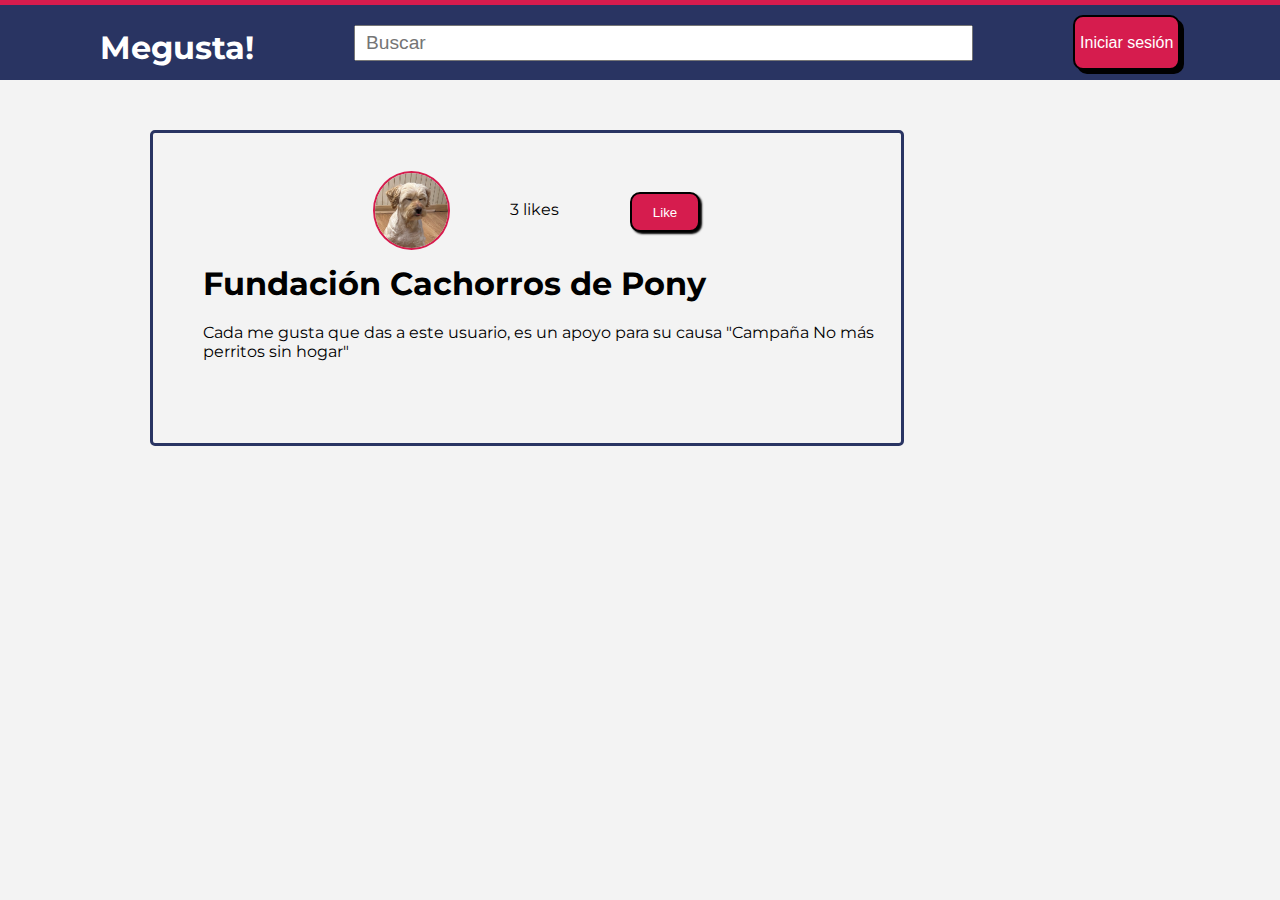
<file: Megusta1/index.html>
<!DOCTYPE html>
<html lang="en">
<head>
    <meta charset="UTF-8">
    <meta http-equiv="X-UA-Compatible" content="IE=edge">
    <meta name="viewport" content="width=device-width, initial-scale=1.0">
    <title>Megusta</title>
    <link rel="preconnect" href="https://fonts.gstatic.com">
    <link href="https://fonts.googleapis.com/css2?family=Montserrat&display=swap" rel="stylesheet"> 
    <link rel="stylesheet" href="./assets/style.css">
</head>
<body>
<header>
    <div class="barranavegacion">
        <div class="nav-container">
            <h1>Megusta!</h1>
            <input type="text" placeholder="Buscar" name="query" class="search">
            <button class="btn" onclick="cambiarEstado()">Iniciar sesión</button>
        </div>
    </div>
</header> 
<main>
    <div class="contenedor-principal1">
        <div class="columna1">
            <div class="usuario">
                <img src="./assets/pony.jpg" alt="usuario-circulo" class="avatar">
            </div>    
            <h1>Fundación Cachorros de Pony</h1>
            <div class="descripcion"> Cada me gusta que das a este usuario, es un apoyo para su causa 
                "Campaña No más perritos sin hogar" </div>
        </div>
        <div class="columna2">
            <div class="cantidadlikes">3 likes </div>
            <button class="btn2" onclick="contarLikes()"> Like</button>
        </div>    
    </div>
</main>  
    <script src="./assets/script.js"></script>

</body>
</html>
</file>
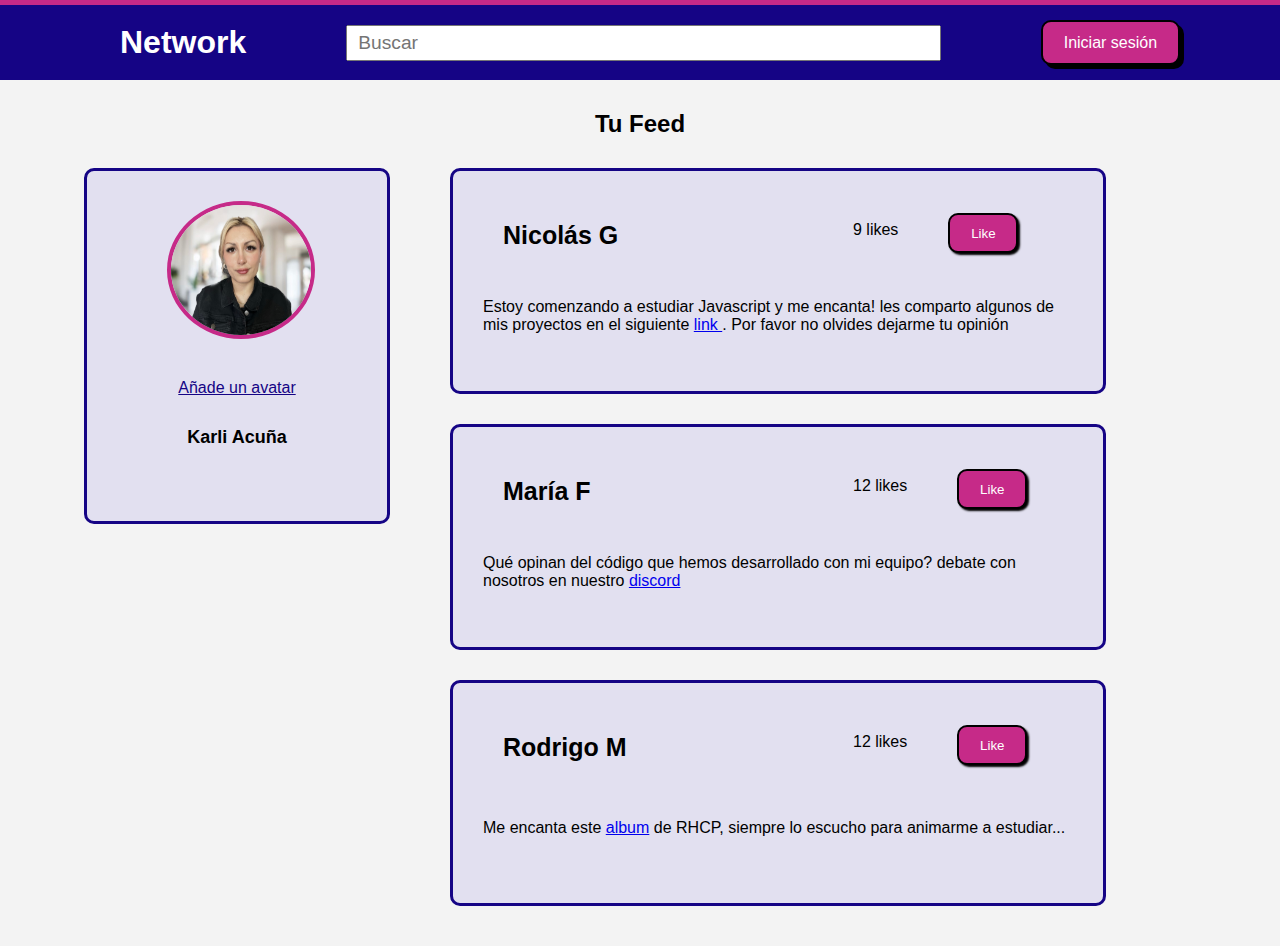
<file: Megusta2/index.html>
<!DOCTYPE html>
<html lang="en">
<head>
    <meta charset="UTF-8">
    <meta http-equiv="X-UA-Compatible" content="IE=edge">
    <meta name="viewport" content="width=device-width, initial-scale=1.0">
    <title>Network</title>
    <link rel="stylesheet" href="assets/style.css">
</head>
<body>
    <header>
    <div class="barranavegacion">
        <div class="nav-container">
            <h1>Network</h1>
            <input type="text" placeholder="Buscar" name="query" class="search">
            <button class="btn" onclick="cambiarEstado()">Iniciar sesión</button>
        </div>
    </div>    
    </header> 
    
    <h2>Tu Feed</h2>
    <main>
        <div class="columna1">
            <div class="contenedor-principal1">
                <img src="./assets/foto-portafolio.jpg" alt="usuario-circulo" class="avatar"> 
                <a  href="#"  class="link">Añade un avatar</a> 
                <div class="usuario"> Karli Acuña </div>         
            </div>
        </div>

        <div class="columna2">
            <div class="contenedor2">
                <h3>Nicolás G</h3>
                <div class="seccionlikes">
                    <div class="cantidadlikes2">9 likes </div>
                        <button class="btn2" onclick="contarLikes()"> Like</button>
                </div>         
                    <div class="comentario2"> Estoy comenzando a estudiar Javascript
                        y me encanta! les comparto algunos de mis proyectos en el siguiente <a href="#" class="linklink">link </a>. Por favor
                        no olvides dejarme tu opinión </div>       
            </div>
            <div class="contenedor3">
                <h4>María F</h4>
                <div class="seccionlikes">
                    <div class="cantidadlikes3">12 likes </div>
                        <button class="btn3" onclick="contLikes()"> Like</button>
                </div>         
                    <div class="comentario3"> Qué opinan del código que hemos desarrollado con mi equipo?
                        debate con nosotros en nuestro <a href="#" class="linklink"> discord </a></div>       
            </div>

            <div class="contenedor4">
                <h5>Rodrigo M</h5>
                <div class="seccionlikes">
                    <div class="cantidadlikes4">12 likes </div>
                        <button class="btn4" onclick="countLikes()"> Like</button>
                </div>         
                    <div class="comentario4"> Me encanta este <a href="#" class="linklink">album</a> de RHCP, siempre lo escucho para 
                        animarme a estudiar...</div>           
            </div>
        </div>    

    </main>
    <script src="assets/script.js"></script>
</body>
</html>
</file>
<file: Megusta1/assets/style.css>
* {
    margin: 0px; 
    padding: 0px;

}

/*  Paleta de colores: 
Color principal: #293462
Color de contraste: #D61C4E
color de contraste 2: #FEB139
color para detalles: #FFF80A
*/



body {
    background-color: #f3f3f3;
    font-family: 'Montserrat', sans-serif;
}

.barranavegacion {
    background-color: #293462;
    height: 75px;
    border-top: 5px solid #D61C4E;
    color: #fff;
}


.search {
    padding: 5px 10px;
    font-size: 1.2rem;
    width: 100%;
    margin: 0 100px;
}

.btn {
    background-color: #D61C4E;
    color: #fff;
    width: 190px;
    height: 55px;
    border: 2px solid #000;
    box-shadow: 4px 4px #000;
    font-size: 1rem;
    cursor: pointer;
    border-radius: 10px;
}

.nav-container {
    width: 1080px;
    margin: 0 auto;
    display: flex;
    justify-content: space-between;
    align-items: center;
    height: inherit;
}

.avatar {
    height: 75px;
    border-radius: 50%;
    border: 2px solid #D61C4E;
    margin-left: 170px;
    margin-top: -2px;
}

.contenedor-principal1 {
    display: flex;
    flex-direction: row;
    height: 270px;
    width: 698px; 
    border:3px solid  #293462;
    margin-left: 150px;
    margin-top: 50px;
    padding-left: 50px;
    padding-top: 40px;
    border-radius: 5px;
}

.cantidadlikes {
    display:flex;
    flex-direction: row;
    align-items: center;
    white-space: nowrap;
    position:absolute;
    top: 200px;
    left: 510px;
    padding-right: 20px;

}

.btn2 {
    position:absolute;
    top: 192px;
    left: 630px;
    height: 40px;
    width: 70px;
    background-color: #D61C4E;
    color: white;
    border: 2px solid black;
    box-shadow: 2px 2px 2px black;
    margin-bottom: 35px;
    border-radius: 10px;
    cursor: pointer;
}

.descripcion {
    padding-top: 20px;
}

h1 {
    padding-top: 10px;
}
</file>
<file: Megusta2/assets/style.css>
* {
    margin: 0px; 
    padding: 0px;
}

/*  Paleta de colores: 
Color principal: #150485
color secundario1: #C62A88
color secundario2: #590995
detalles: #03C4A1
*/

body {
    background-color: #f3f3f3;
    font-family:'Trebuchet MS', 'Lucida Sans Unicode', 'Lucida Grande', 'Lucida Sans', Arial, sans-serif;
}

.barranavegacion {
    background-color: #150485;
    height: 75px;
    border-top: 5px solid #C62A88;
    color: #fff;
}

h1 {
    margin-left: 20px;
}

.search {
    padding: 5px 10px;
    font-size: 1.2rem;
    width: 100%;
    margin: 0 100px;
}

.btn {
    background-color: #C62A88;
    color: #fff;
    width: 260px;
    height: 45px;
    border: 2px solid #000;
    box-shadow: 4px 4px #000;
    font-size: 1rem;
    cursor: pointer;
    border-radius: 10px;
    white-space: nowrap;
}

.nav-container {
    width: 1080px;
    margin: 0 auto;
    display: flex;
    justify-content: space-between;
    align-items: center;
    height: inherit;
}

main {
    display: flex;
    justify-content: center;
}


h2 {
    display: flex;
    flex-direction: row;
    justify-content: center;
    padding-top: 30px;
}

.contenedor-principal1 {
    display: flex;
    height: 350px;
    width: 300px;
    border: 3px solid #150485;
    margin-top: 30px;
    border-radius: 10px;
    flex-direction: column;
    margin-left: -90px;
    background-color: #E2E0F0;
}

.link {
    text-decoration: underline;
    color: #150485;
    display: flex;
    justify-content: center;
    padding-bottom: 30px;
    padding-top: 10px;
    font-size: medium;
}

.avatar {
    height: 130px;
    width: 140px;
    border-radius: 50%;
    display: flex;
    border: 4px solid  #C62A88;
    margin: 30px 80px;
    justify-content: center;
    
}

.usuario {
    display: flex;
    align-items: center;
    justify-content: center;
    font-weight: bolder;
    font-size: large;
}

.seccionlikes {
    display: flex;
    flex-direction: row;
    position: absolute; 
    left: 400px;
    white-space: nowrap;

}

/* ESTILOS DE CADA CONTENEDOR */

/* ELEMENTOS CONTENEDOR2  */

.contenedor2 {
    display: flex;
    height: 220px;
    width: 650px;
    border: 3px solid #150485;
    border-radius: 10px;
    flex-direction: row;
    margin-left: 60px;
    margin-top: 30px;
    flex-wrap: wrap;
    background-color: #E2E0F0;
    position:relative;
}

h3 {
    font-size: 25px;
    white-space: nowrap;
    margin: 50px 60px 0px 50px;
}

.btn2 {
    height: 40px;
    width: 70px;
    background-color: #C62A88;
    color: white;
    border: 2px solid black;
    box-shadow: 2px 2px 2px black;
    margin-top: 42px;
    margin-bottom: 20px;
    border-radius: 10px;
    cursor: pointer;
    padding: 10px;
}

.cantidadlikes2, .btn2 {
    flex-direction: row;
    white-space: nowrap;
}

.cantidadlikes2 {
    margin-top: 50px;
    margin-right: 50px;
}


.comentario2 {
    margin-left: 30px;
    margin-bottom: 10px;
    margin-right: 25px;
}

/* ELEMENTOS CONTENEDOR3 */

.contenedor3 {
    display: flex;
    height: 220px;
    width: 650px;
    border: 3px solid #150485;
    border-radius: 10px;
    flex-direction: row;
    margin-left: 60px;
    margin-top: 30px;
    flex-wrap: wrap;
    background-color: #E2E0F0;
    position:relative;
}

h4 {
    font-size: 25px;
    white-space: nowrap;
    margin: 50px 60px 0px 50px;
}


.btn3 {
    height: 40px;
    width: 70px;
    background-color: #C62A88;
    color: white;
    border: 2px solid black;
    box-shadow: 2px 2px 2px black;
    margin-top: 42px;
    margin-bottom: 20px;
    border-radius: 10px;
    cursor: pointer;
    padding: 10px;
}

.cantidadlikes3, .btn3 {
    flex-direction: row;
    white-space: nowrap;
}

.cantidadlikes3 {
    margin-top: 50px;
    margin-right: 50px;
}


.comentario3 {
    margin-left: 30px;
    margin-bottom: 10px;
    margin-right: 25px;
}


/* ELEMENTOS CONTENEDOR4 */

.contenedor4 {
    display: flex;
    height: 220px;
    width: 650px;
    border: 3px solid #150485;
    border-radius: 10px;
    flex-direction: row;
    margin-left: 60px;
    margin-top: 30px;
    flex-wrap: wrap;
    margin-bottom: 40px;
    background-color: #E2E0F0;
    position:relative;
}

h5 {
    font-size: 25px;
    white-space: nowrap;
    margin: 50px 60px 0px 50px;
}

.btn4 {
    height: 40px;
    width: 70px;
    background-color: #C62A88;
    color: white;
    border: 2px solid black;
    box-shadow: 2px 2px 2px black;
    margin-top: 42px;
    margin-bottom: 20px;
    border-radius: 10px;
    cursor: pointer;
    padding: 10px;
}

.cantidadlikes4, .btn4 {
    flex-direction: row;
    white-space: nowrap;
}

.cantidadlikes4 {
    margin-top: 50px;
    margin-right: 50px;
}

.comentario4 {
    margin-left: 30px;
    margin-bottom: 10px;
    margin-right: 25px;
}


/* FIN */
</file>
